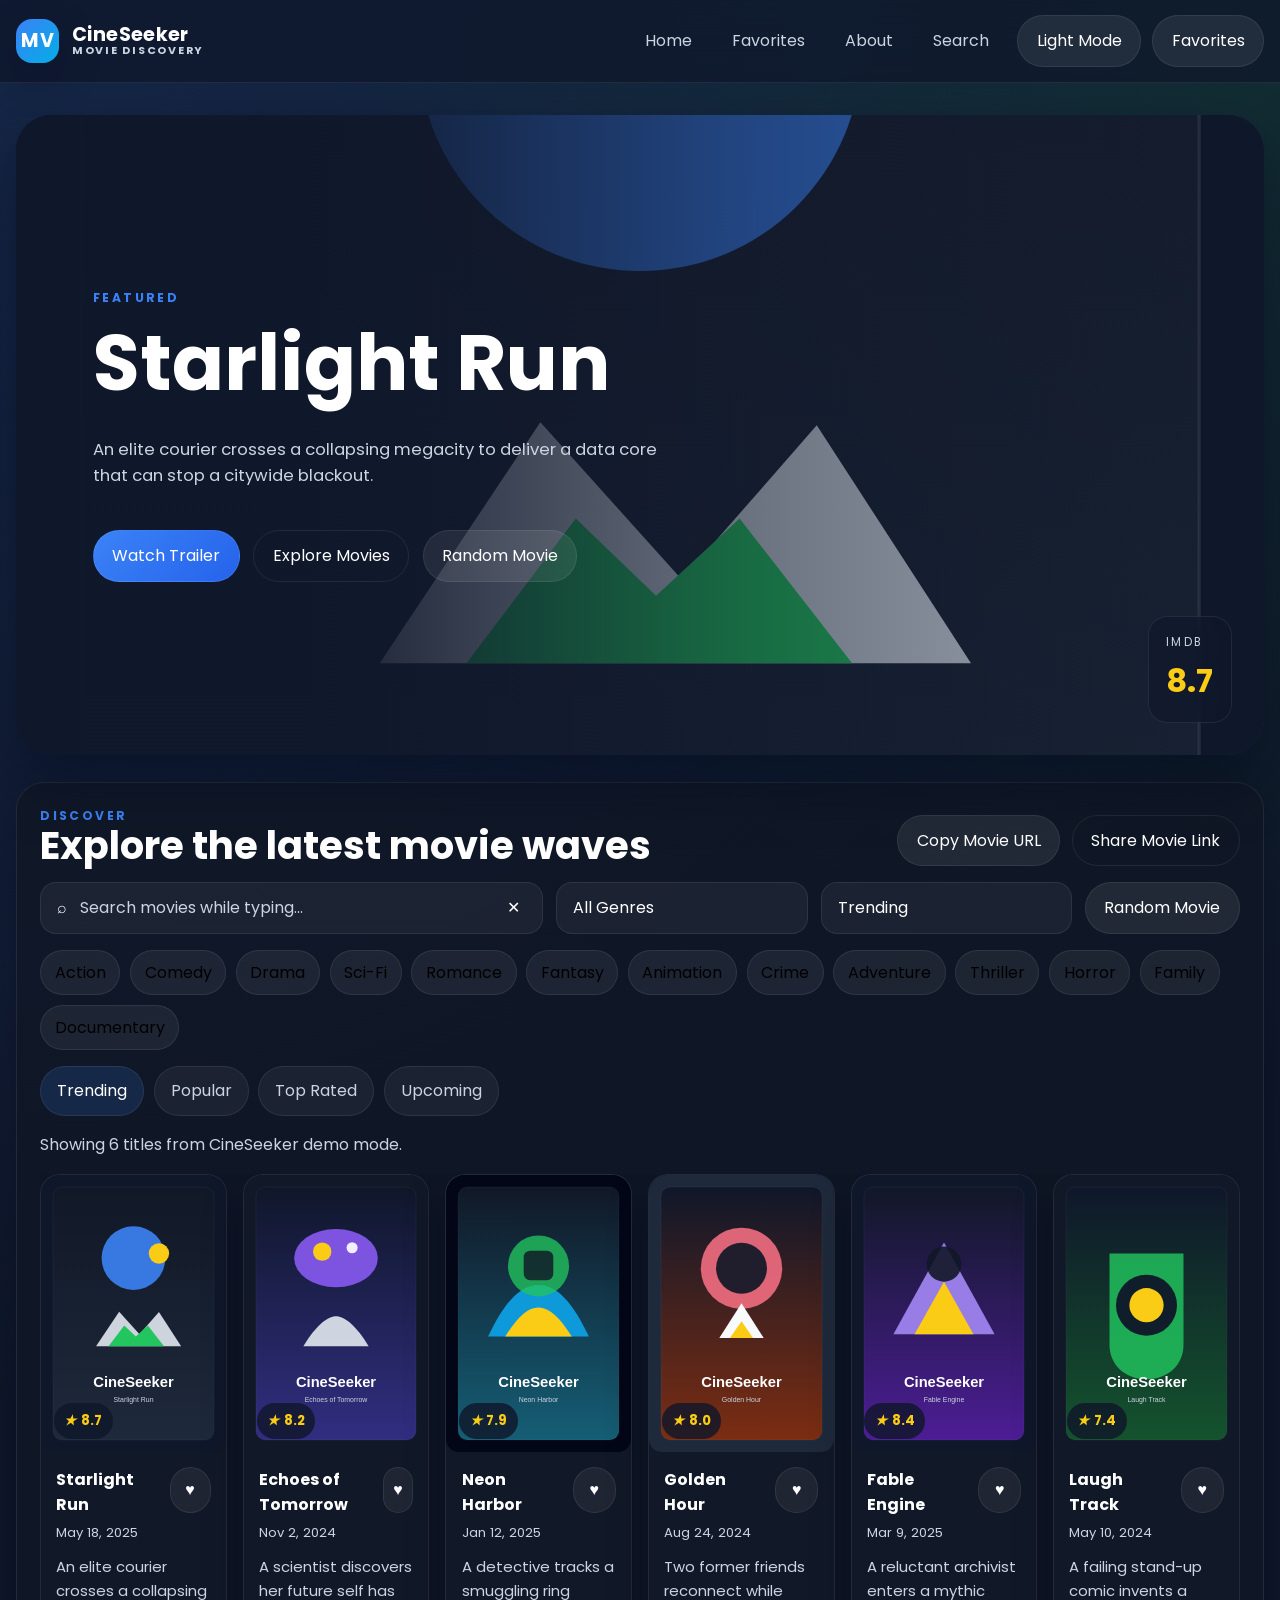
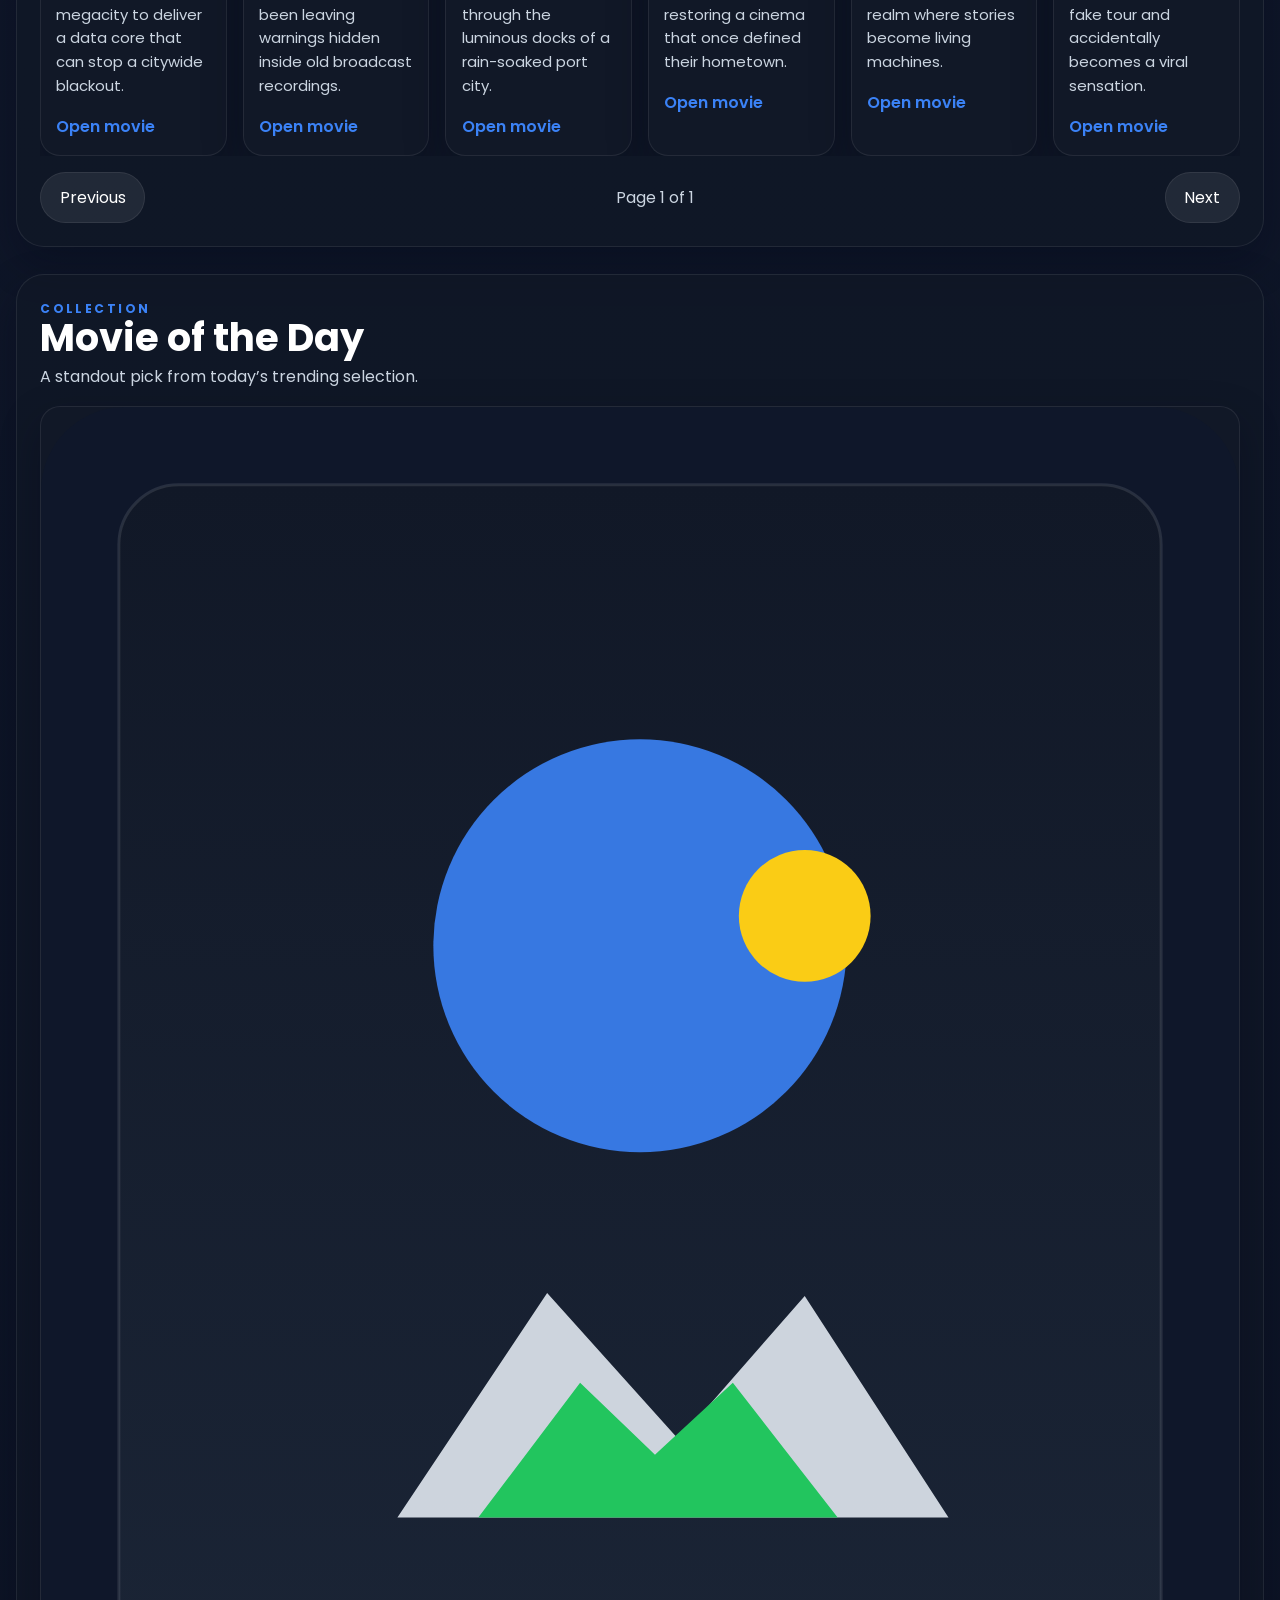
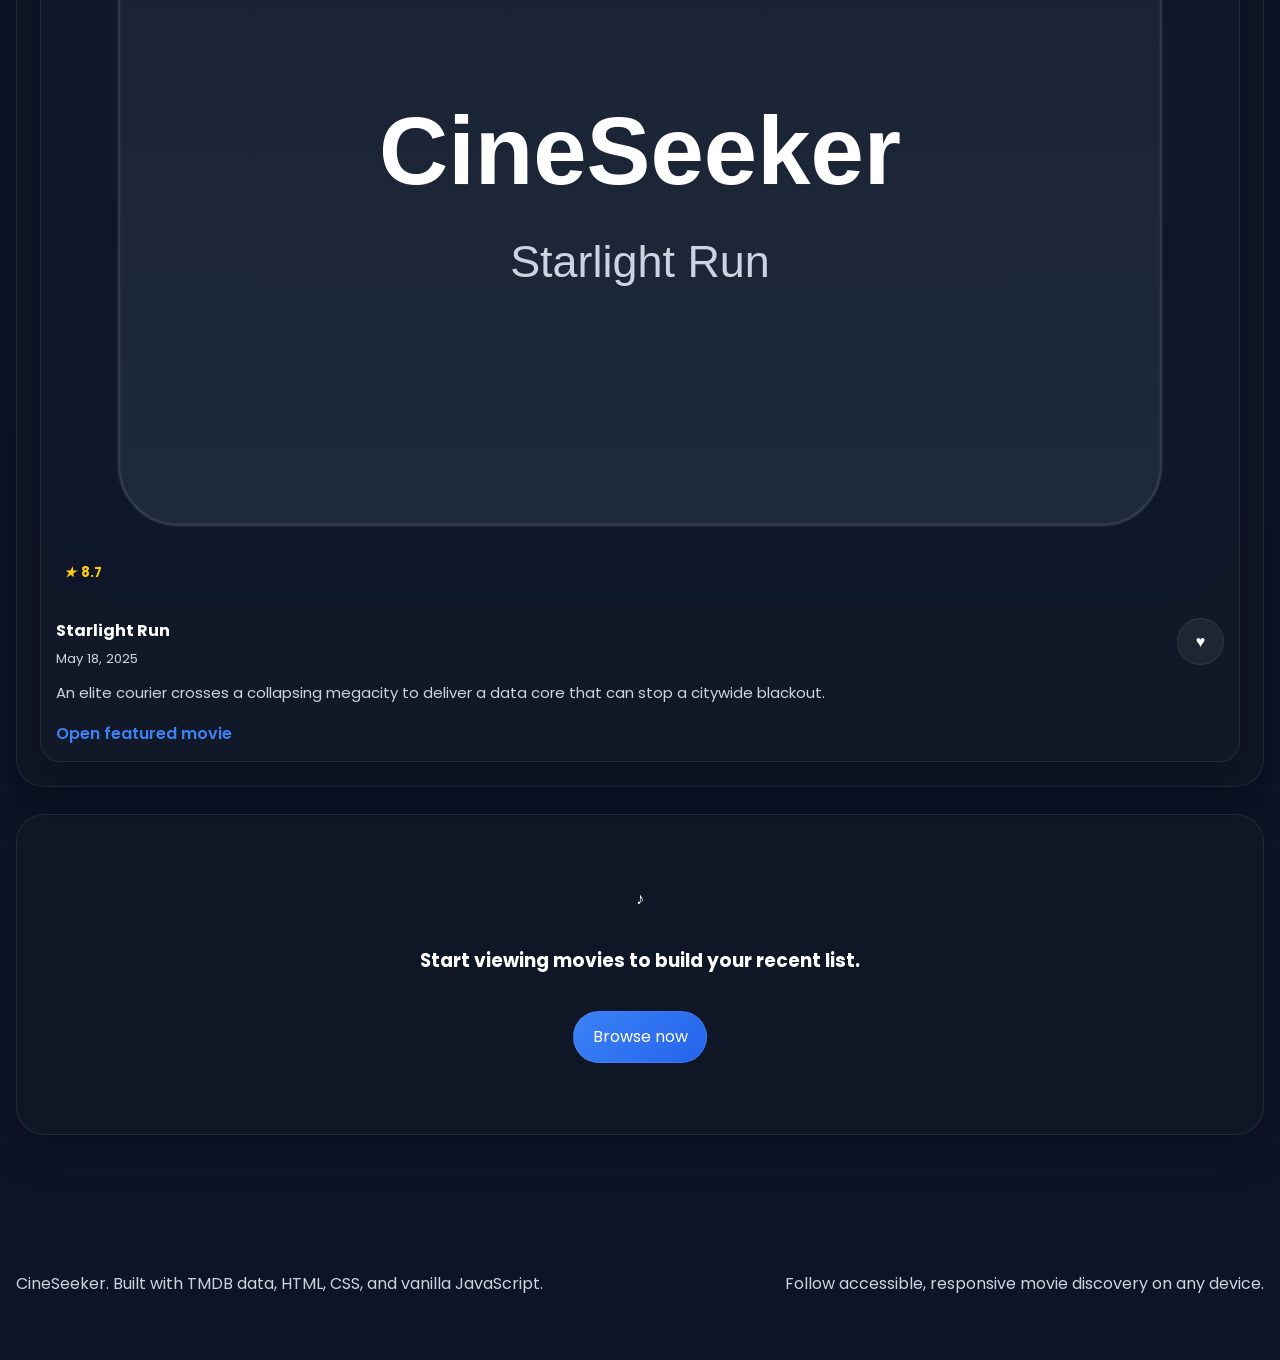
<file: index.html>
<!doctype html>
<html lang="en">
  <head>
    <meta charset="UTF-8" />
    <meta name="viewport" content="width=device-width, initial-scale=1.0" />
    <meta name="description" content="CineSeeker is a modern movie recommendation website powered by TMDB." />
    <title>CineSeeker | Discover Movies</title>
    <link rel="icon" href="assets/images/poster-fallback.svg" type="image/svg+xml" />
    <link rel="stylesheet" href="css/style.css" />
    <link rel="stylesheet" href="css/responsive.css" />
    <script type="module" src="js/main.js" defer></script>
  </head>
  <body data-page="home">
    <a class="skip-link" href="#main-content">Skip to content</a>
    <header class="site-header" data-site-header></header>
    <main id="main-content" class="main-content">
      <section class="hero" id="hero" aria-label="Featured movie"></section>
      <section class="panel" aria-labelledby="discover-heading" id="discover">
        <div class="section-heading">
          <div>
            <p class="eyebrow">Discover</p>
            <h2 id="discover-heading">Explore the latest movie waves</h2>
          </div>
          <div class="inline-actions">
            <button class="button button--secondary" type="button" data-copy-home-url>Copy Movie URL</button>
            <button class="button button--ghost" type="button" data-share-home>Share Movie Link</button>
          </div>
        </div>
        <div class="controls-bar" data-search-controls>
          <label class="search-box" aria-label="Search movies">
            <span>⌕</span>
            <input type="search" placeholder="Search movies while typing..." data-search-input />
            <button type="button" data-clear-search aria-label="Clear search">✕</button>
          </label>
          <label class="select-box" aria-label="Filter by genre">
            <select data-genre-filter></select>
          </label>
          <label class="select-box" aria-label="Sort movies">
            <select data-sort-filter></select>
          </label>
          <button class="button button--secondary" type="button" data-random-movie>Random Movie</button>
        </div>
        <div class="genre-filter-row" data-genre-chips></div>
        <div class="tab-row" data-home-tabs>
          <button class="tab-chip is-active" type="button" data-home-feed="trending">Trending</button>
          <button class="tab-chip" type="button" data-home-feed="popular">Popular</button>
          <button class="tab-chip" type="button" data-home-feed="top_rated">Top Rated</button>
          <button class="tab-chip" type="button" data-home-feed="upcoming">Upcoming</button>
        </div>
        <div id="home-feed-status"></div>
        <div class="movie-row" id="home-feed"></div>
        <div class="pagination" id="home-feed-pagination"></div>
      </section>
      <section id="movie-of-the-day" class="panel" aria-labelledby="movie-day-heading"></section>
      <section id="recently-viewed" class="panel" aria-labelledby="recent-heading"></section>
    </main>
    <footer class="footer">
      <div class="page-shell footer__inner">
        <p>CineSeeker. Built with TMDB data, HTML, CSS, and vanilla JavaScript.</p>
        <p>Follow accessible, responsive movie discovery on any device.</p>
      </div>
    </footer>
    <button class="button scroll-top" type="button" data-scroll-top aria-label="Back to top">↑ Top</button>
  </body>
</html>
</file>
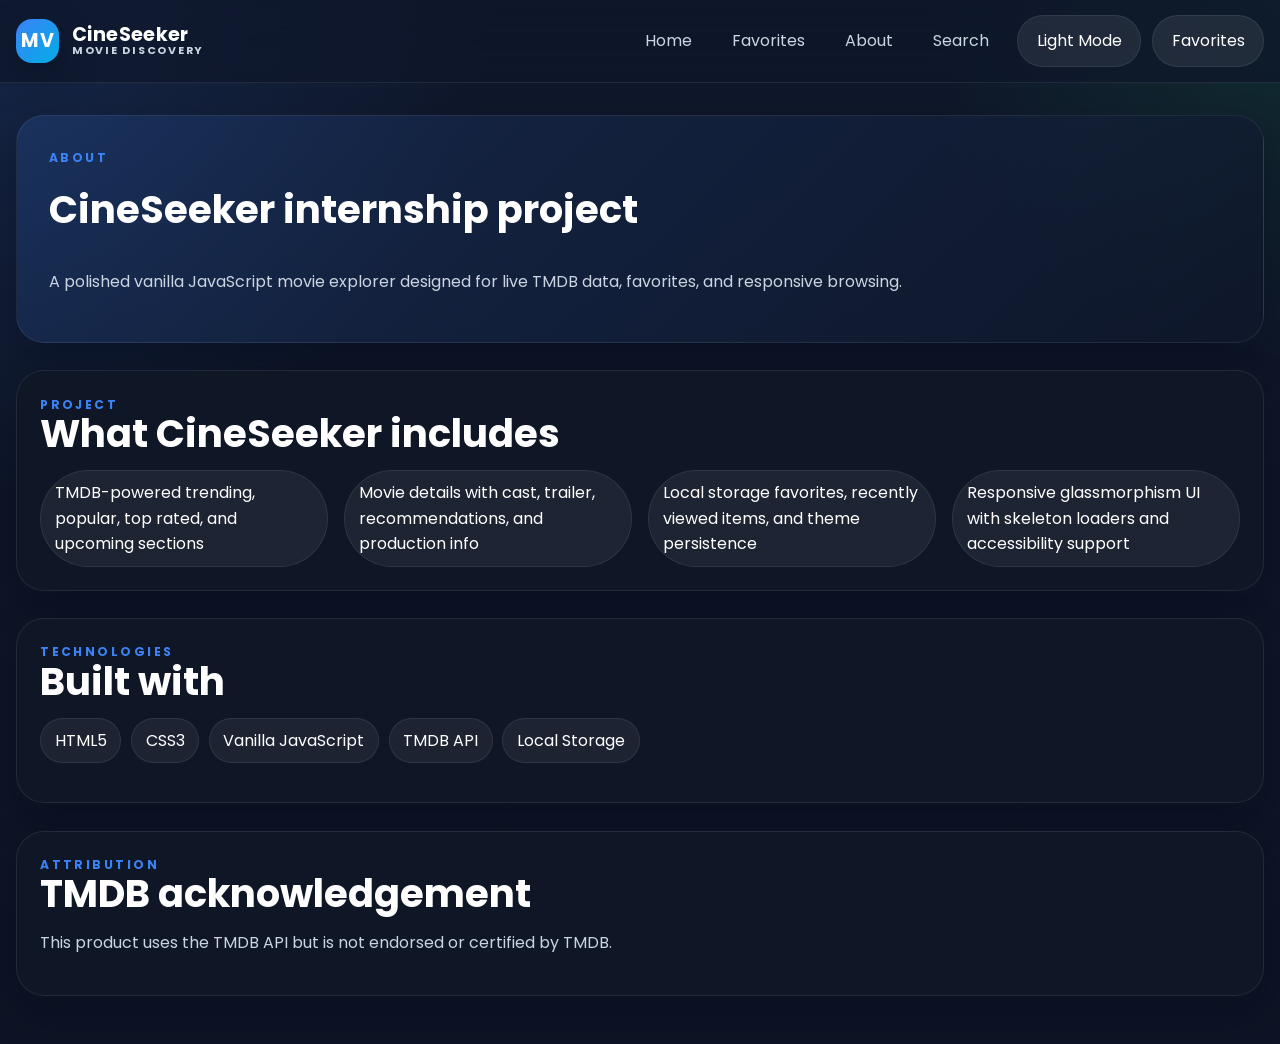
<file: about.html>
<!doctype html>
<html lang="en">
  <head>
    <meta charset="UTF-8" />
    <meta name="viewport" content="width=device-width, initial-scale=1.0" />
    <meta name="description" content="About CineSeeker and its features." />
    <title>CineSeeker | About</title>
    <link rel="stylesheet" href="css/style.css" />
    <link rel="stylesheet" href="css/responsive.css" />
    <script type="module" src="js/main.js" defer></script>
  </head>
  <body data-page="about">
    <a class="skip-link" href="#main-content">Skip to content</a>
    <header class="site-header" data-site-header></header>
    <main id="main-content" class="main-content">
      <section class="page-hero">
        <p class="eyebrow">About</p>
        <h1 class="page-title">CineSeeker internship project</h1>
        <p class="muted-text">A polished vanilla JavaScript movie explorer designed for live TMDB data, favorites, and responsive browsing.</p>
      </section>
      <section class="panel">
        <div class="section-heading">
          <div>
            <p class="eyebrow">Project</p>
            <h2>What CineSeeker includes</h2>
          </div>
        </div>
        <div class="movie-grid">
          <article class="detail-chip">TMDB-powered trending, popular, top rated, and upcoming sections</article>
          <article class="detail-chip">Movie details with cast, trailer, recommendations, and production info</article>
          <article class="detail-chip">Local storage favorites, recently viewed items, and theme persistence</article>
          <article class="detail-chip">Responsive glassmorphism UI with skeleton loaders and accessibility support</article>
        </div>
      </section>
      <section class="panel">
        <div class="section-heading">
          <div>
            <p class="eyebrow">Technologies</p>
            <h2>Built with</h2>
          </div>
        </div>
        <div class="genre-filter-row">
          <span class="genre-chip">HTML5</span>
          <span class="genre-chip">CSS3</span>
          <span class="genre-chip">Vanilla JavaScript</span>
          <span class="genre-chip">TMDB API</span>
          <span class="genre-chip">Local Storage</span>
        </div>
      </section>
      <section class="panel">
        <div class="section-heading">
          <div>
            <p class="eyebrow">Attribution</p>
            <h2>TMDB acknowledgement</h2>
          </div>
        </div>
        <p class="muted-text">This product uses the TMDB API but is not endorsed or certified by TMDB.</p>
      </section>
    </main>
    <button class="button scroll-top" type="button" data-scroll-top aria-label="Back to top">↑ Top</button>
  </body>
</html>
</file>
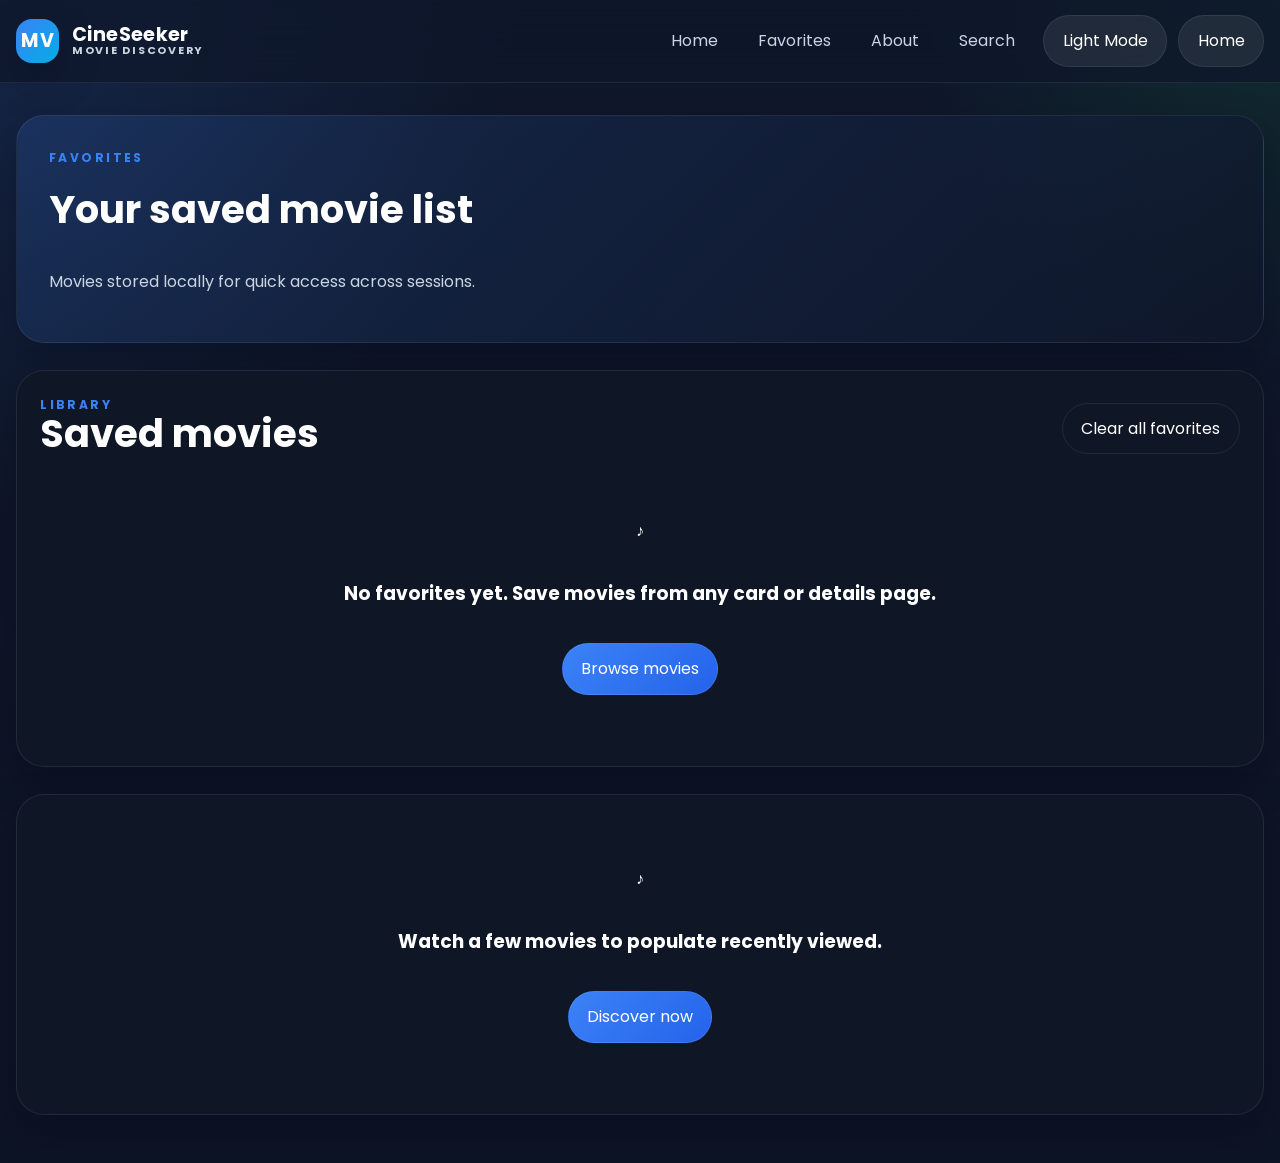
<file: favorites.html>
<!doctype html>
<html lang="en">
  <head>
    <meta charset="UTF-8" />
    <meta name="viewport" content="width=device-width, initial-scale=1.0" />
    <meta name="description" content="Your CineSeeker favorites collection." />
    <title>CineSeeker | Favorites</title>
    <link rel="stylesheet" href="css/style.css" />
    <link rel="stylesheet" href="css/responsive.css" />
    <script type="module" src="js/favorites.js" defer></script>
  </head>
  <body data-page="favorites">
    <a class="skip-link" href="#main-content">Skip to content</a>
    <header class="site-header" data-site-header></header>
    <main id="main-content" class="main-content">
      <section class="page-hero">
        <p class="eyebrow">Favorites</p>
        <h1 class="page-title">Your saved movie list</h1>
        <p class="muted-text">Movies stored locally for quick access across sessions.</p>
      </section>
      <section class="panel">
        <div class="section-heading">
          <div>
            <p class="eyebrow">Library</p>
            <h2>Saved movies</h2>
          </div>
          <button class="button button--ghost" type="button" data-clear-favorites>Clear all favorites</button>
        </div>
        <div id="favorites-status"></div>
        <div class="movie-grid" id="favorites-grid"></div>
      </section>
      <section class="panel" id="recently-viewed"></section>
    </main>
    <button class="button scroll-top" type="button" data-scroll-top aria-label="Back to top">↑ Top</button>
  </body>
</html>
</file>
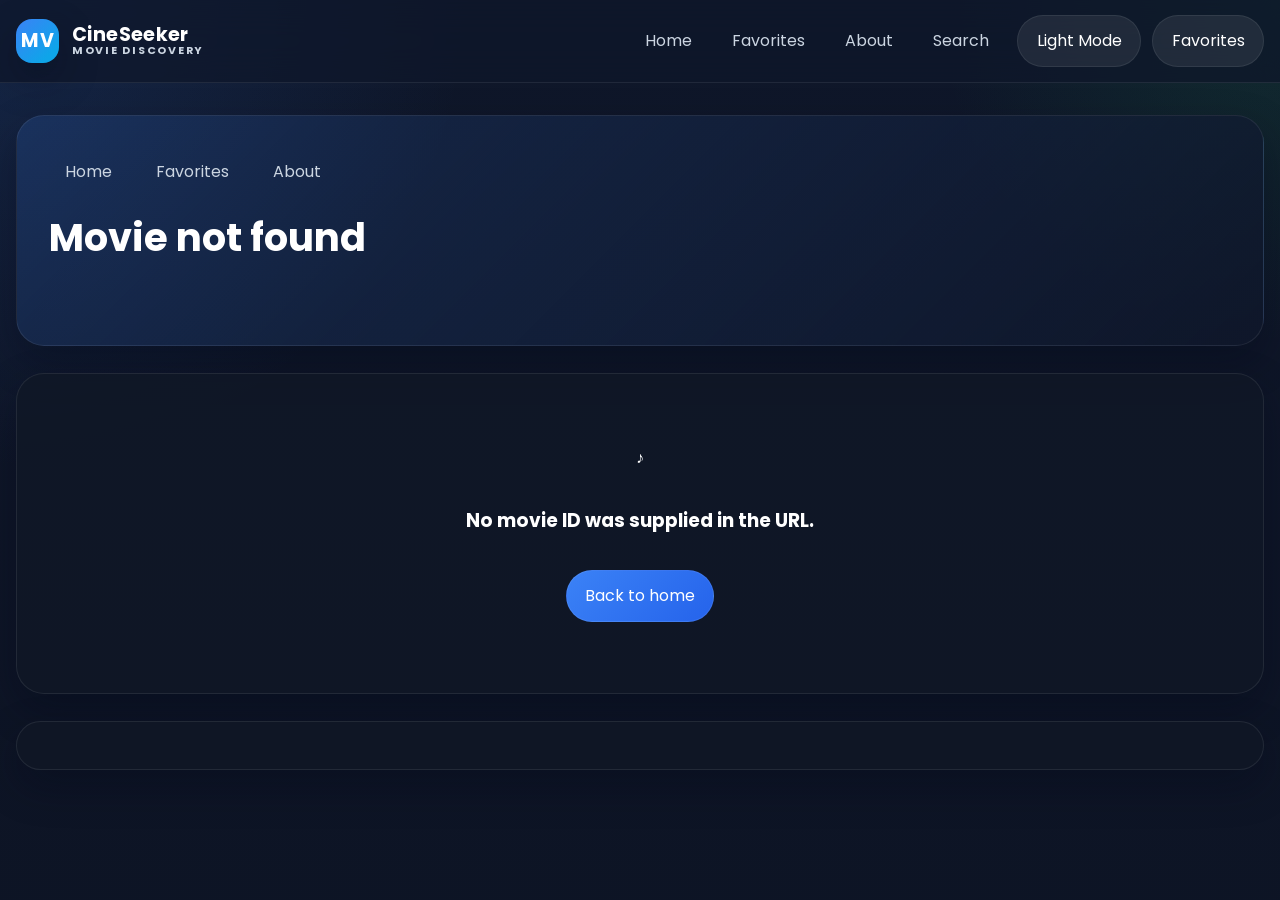
<file: movie.html>
<!doctype html>
<html lang="en">
  <head>
    <meta charset="UTF-8" />
    <meta name="viewport" content="width=device-width, initial-scale=1.0" />
    <meta name="description" content="CineSeeker movie details page." />
    <title>CineSeeker | Movie Details</title>
    <link rel="stylesheet" href="css/style.css" />
    <link rel="stylesheet" href="css/responsive.css" />
    <script type="module" src="js/movie.js" defer></script>
  </head>
  <body data-page="movie">
    <a class="skip-link" href="#main-content">Skip to content</a>
    <header class="site-header" data-site-header></header>
    <main id="main-content" class="main-content">
      <section class="page-hero">
        <div class="page-hero__meta">
          <a class="nav-link" href="index.html">Home</a>
          <a class="nav-link" href="favorites.html">Favorites</a>
          <a class="nav-link" href="about.html">About</a>
        </div>
        <h1 class="page-title" id="movie-title">Loading movie...</h1>
        <p class="muted-text" id="movie-tagline"></p>
      </section>
      <section class="panel movie-details-section" id="movie-details"></section>
      <section class="panel" id="recommendations"></section>
    </main>
    <button class="button scroll-top" type="button" data-scroll-top aria-label="Back to top">↑ Top</button>
  </body>
</html>
</file>
<file: css/style.css>
@import url("./variables.css");
@import url("https://fonts.googleapis.com/css2?family=Poppins:wght@300;400;500;600;700&display=swap");

* {
  box-sizing: border-box;
}

html {
  scroll-behavior: smooth;
}

body {
  margin: 0;
  font-family: var(--font-family);
  background:
    radial-gradient(circle at top left, rgba(59, 130, 246, 0.15), transparent 30%),
    radial-gradient(circle at top right, rgba(34, 197, 94, 0.12), transparent 22%),
    linear-gradient(180deg, var(--bg-primary) 0%, color-mix(in srgb, var(--bg-primary) 88%, #000 12%) 100%);
  color: var(--text-primary);
  min-height: 100vh;
  line-height: 1.6;
  overflow-x: hidden;
}

body.is-menu-open {
  overflow: hidden;
}

img {
  max-width: 100%;
  display: block;
}

a {
  color: inherit;
  text-decoration: none;
}

button,
input,
select,
textarea {
  font: inherit;
}

button {
  cursor: pointer;
}

:focus-visible {
  outline: 3px solid rgba(59, 130, 246, 0.8);
  outline-offset: 3px;
}

.skip-link {
  position: absolute;
  left: 1rem;
  top: -120%;
  z-index: 1000;
  padding: 0.75rem 1rem;
  background: var(--accent);
  color: #fff;
  border-radius: 999px;
  transition: top var(--transition-base);
}

.skip-link:focus {
  top: 1rem;
}

.page-shell {
  width: min(100% - 2rem, var(--container-width));
  margin: 0 auto;
}

.site-header {
  position: sticky;
  top: 0;
  z-index: 40;
  backdrop-filter: blur(22px);
  background: var(--glass-bg);
  border-bottom: 1px solid var(--glass-border);
}

.site-header__inner {
  width: min(100% - 2rem, var(--container-width));
  margin: 0 auto;
  min-height: var(--header-height);
  display: flex;
  align-items: center;
  gap: 1rem;
}

.brand {
  display: inline-flex;
  align-items: center;
  gap: 0.8rem;
  font-size: 1.2rem;
  font-weight: 700;
  letter-spacing: 0.02em;
}

.brand__mark {
  width: 2.7rem;
  height: 2.7rem;
  display: grid;
  place-items: center;
  border-radius: 1rem;
  background: linear-gradient(135deg, var(--accent), #0ea5e9 80%);
  box-shadow: var(--shadow-md);
}

.brand__name {
  display: flex;
  flex-direction: column;
  line-height: 1.05;
}

.brand__name small {
  font-size: 0.68rem;
  color: var(--text-secondary);
  letter-spacing: 0.16em;
  text-transform: uppercase;
}

.nav-shell {
  flex: 1;
  display: flex;
  align-items: center;
  justify-content: flex-end;
  gap: 0.75rem;
}

.nav-toggle {
  display: none;
  width: 3rem;
  height: 3rem;
  border-radius: 999px;
  border: 1px solid var(--glass-border);
  background: rgba(255, 255, 255, 0.06);
  color: var(--text-primary);
}

.nav-links {
  display: flex;
  align-items: center;
  gap: 0.5rem;
}

.nav-link,
.icon-button,
.button {
  border: 0;
  border-radius: 999px;
  transition: transform var(--transition-fast), background var(--transition-fast), color var(--transition-fast), box-shadow var(--transition-fast);
}

.nav-link {
  padding: 0.7rem 1rem;
  color: var(--text-secondary);
}

.nav-link:hover,
.nav-link:focus-visible,
.nav-link.is-active {
  color: var(--text-primary);
  background: rgba(59, 130, 246, 0.12);
}

.nav-actions {
  display: flex;
  align-items: center;
  gap: 0.7rem;
}

.button,
.icon-button {
  display: inline-flex;
  align-items: center;
  justify-content: center;
  min-height: 2.9rem;
  padding: 0.75rem 1.15rem;
  color: var(--text-primary);
  background: rgba(255, 255, 255, 0.06);
  border: 1px solid var(--glass-border);
}

.button:hover,
.icon-button:hover {
  transform: translateY(-2px) scale(1.01);
  box-shadow: var(--shadow-md);
}

.button--primary {
  background: linear-gradient(135deg, var(--accent), var(--accent-hover));
}

.button--secondary {
  background: rgba(255, 255, 255, 0.08);
}

.button--ghost {
  background: transparent;
}

.icon-button {
  width: 2.9rem;
  padding: 0;
}

.hero {
  position: relative;
  margin: 1.25rem auto 0;
  min-height: 640px;
  border-radius: calc(var(--radius-xl) + 8px);
  overflow: hidden;
  background: linear-gradient(135deg, #020617, #0f172a 45%, #1e293b);
  box-shadow: var(--shadow-lg);
}

.hero__backdrop {
  position: absolute;
  inset: 0;
  background-size: cover;
  background-position: center;
  transform: scale(1.03);
}

.hero__content {
  position: relative;
  z-index: 1;
  width: min(100% - 2rem, 720px);
  padding: clamp(2rem, 6vw, 5rem);
  min-height: 640px;
  display: flex;
  flex-direction: column;
  justify-content: center;
  gap: 1rem;
}

.hero__content h1,
.section-heading h2,
.page-title {
  margin: 0;
  line-height: 1.05;
}

.hero__content h1 {
  font-size: clamp(2.5rem, 6vw, 5.75rem);
}

.hero__overview {
  max-width: 42rem;
  color: var(--text-secondary);
  font-size: 1.04rem;
}

.hero__actions {
  display: flex;
  flex-wrap: wrap;
  gap: 0.85rem;
  margin-top: 0.5rem;
}

.hero__badge {
  position: absolute;
  right: 2rem;
  bottom: 2rem;
  z-index: 1;
  display: inline-flex;
  flex-direction: column;
  align-items: flex-start;
  gap: 0.2rem;
  padding: 1rem 1.1rem;
  border-radius: 1.2rem;
  background: rgba(15, 23, 42, 0.6);
  border: 1px solid var(--glass-border);
  backdrop-filter: blur(18px);
}

.hero__badge span {
  color: var(--text-secondary);
  text-transform: uppercase;
  font-size: 0.72rem;
  letter-spacing: 0.18em;
}

.hero__badge strong {
  color: var(--rating);
  font-size: 2rem;
}

.eyebrow {
  margin: 0;
  color: var(--accent);
  letter-spacing: 0.2em;
  text-transform: uppercase;
  font-size: 0.76rem;
  font-weight: 700;
}

.main-content {
  width: min(100% - 2rem, var(--container-width));
  margin: 2rem auto 0;
  padding-bottom: 3rem;
}

.panel {
  margin-top: 1.7rem;
  padding: 1.45rem;
  background: rgba(17, 24, 39, 0.82);
  border: 1px solid var(--glass-border);
  border-radius: var(--radius-xl);
  box-shadow: var(--shadow-md);
}

.section-heading {
  display: flex;
  align-items: end;
  justify-content: space-between;
  gap: 1rem;
  margin-bottom: 1rem;
}

.section-heading__subtitle {
  margin: 0.35rem 0 0;
  color: var(--text-secondary);
  max-width: 58rem;
}

.section-heading h2,
.page-title {
  font-size: clamp(1.65rem, 3vw, 2.4rem);
}

.controls-bar {
  display: grid;
  grid-template-columns: 1.8fr repeat(2, minmax(0, 0.9fr)) auto;
  gap: 0.8rem;
  margin-bottom: 1rem;
}

.search-box,
.select-box {
  display: flex;
  align-items: center;
  gap: 0.7rem;
  min-height: 3.25rem;
  padding: 0 1rem;
  border-radius: 1rem;
  border: 1px solid var(--glass-border);
  background: rgba(255, 255, 255, 0.05);
}

.search-box input {
  flex: 1;
  border: 0;
  background: transparent;
  color: var(--text-primary);
  outline: none;
}

.search-box input::placeholder {
  color: var(--text-secondary);
}

.search-box button,
.select-box select {
  border: 0;
  background: transparent;
  color: var(--text-primary);
}

.select-box select {
  width: 100%;
  appearance: none;
  outline: none;
}

.movie-row,
.movie-grid {
  display: grid;
  grid-template-columns: repeat(auto-fit, minmax(178px, 1fr));
  gap: 1rem;
}

.movie-row {
  overflow: hidden;
}

.movie-row--compact {
  grid-template-columns: repeat(auto-fit, minmax(150px, 1fr));
}

.movie-card {
  position: relative;
  background: var(--bg-card);
  border-radius: var(--radius-lg);
  overflow: hidden;
  border: 1px solid var(--glass-border);
  box-shadow: var(--shadow-md);
  transform-origin: center;
  transition: transform var(--transition-base), box-shadow var(--transition-base), border-color var(--transition-base);
}

.movie-card:hover,
.movie-card:focus-within {
  transform: translateY(-6px) scale(1.01);
  border-color: rgba(59, 130, 246, 0.45);
  box-shadow: var(--shadow-lg);
}

.movie-card__poster-link {
  position: relative;
  display: block;
  aspect-ratio: 2 / 3;
  overflow: hidden;
}

.movie-card__poster {
  width: 100%;
  height: 100%;
  object-fit: cover;
  transition: transform 500ms ease;
}

.movie-card:hover .movie-card__poster {
  transform: scale(1.06);
}

.movie-card__rating {
  position: absolute;
  left: 0.8rem;
  bottom: 0.8rem;
  display: inline-flex;
  align-items: center;
  gap: 0.3rem;
  padding: 0.45rem 0.65rem;
  border-radius: 999px;
  background: rgba(15, 23, 42, 0.82);
  color: var(--rating);
  font-size: 0.84rem;
  font-weight: 700;
}

.movie-card__body {
  padding: 0.95rem;
}

.movie-card__headline {
  display: flex;
  align-items: flex-start;
  justify-content: space-between;
  gap: 0.8rem;
}

.movie-card__title {
  margin: 0;
  font-size: 1rem;
}

.movie-card__meta,
.movie-card__overview,
.movie-card__footnote,
.muted-text {
  color: var(--text-secondary);
}

.movie-card__meta {
  margin: 0.25rem 0 0;
  font-size: 0.82rem;
}

.movie-card__overview {
  margin: 0.75rem 0 1rem;
  font-size: 0.93rem;
}

.movie-card__cta {
  display: inline-flex;
  color: var(--accent);
  font-weight: 600;
}

.movie-card__favorite.is-active {
  color: var(--error);
  background: rgba(239, 68, 68, 0.12);
}

.movie-card--compact .movie-card__body {
  padding: 0.85rem;
}

.movie-card--compact .movie-card__overview,
.movie-card--compact .movie-card__cta {
  display: none;
}

.movie-card--skeleton {
  overflow: hidden;
}

.skeleton {
  position: relative;
  background: linear-gradient(90deg, rgba(255, 255, 255, 0.04), rgba(255, 255, 255, 0.12), rgba(255, 255, 255, 0.04));
  background-size: 240% 100%;
  animation: shimmer 1.4s infinite;
}

.skeleton--poster {
  aspect-ratio: 2 / 3;
}

.skeleton--line {
  height: 1rem;
  border-radius: 999px;
  margin-bottom: 0.6rem;
}

.skeleton--short {
  width: 60%;
}

.skeleton--tall {
  height: 3.2rem;
}

.loading-state,
.empty-state {
  display: grid;
  place-items: center;
  gap: 1rem;
  padding: 3rem 1.5rem;
  text-align: center;
}

.spinner {
  width: 3rem;
  height: 3rem;
  border: 4px solid rgba(255, 255, 255, 0.12);
  border-top-color: var(--accent);
  border-radius: 50%;
  animation: spin 900ms linear infinite;
}

.page-hero {
  display: grid;
  gap: 1.4rem;
  padding: 2rem;
  border-radius: var(--radius-xl);
  background: linear-gradient(135deg, rgba(59, 130, 246, 0.16), rgba(15, 23, 42, 0.86));
  border: 1px solid var(--glass-border);
  box-shadow: var(--shadow-md);
}

.page-hero__meta {
  display: flex;
  flex-wrap: wrap;
  gap: 0.75rem;
  color: var(--text-secondary);
}

.movie-details {
  display: grid;
  grid-template-columns: minmax(240px, 420px) minmax(0, 1fr);
  gap: 1.5rem;
}

.movie-details__poster,
.movie-details__backdrop {
  border-radius: var(--radius-xl);
  overflow: hidden;
  border: 1px solid var(--glass-border);
  box-shadow: var(--shadow-md);
}

.movie-details__poster img,
.movie-details__backdrop img {
  width: 100%;
  height: 100%;
  object-fit: cover;
}

.movie-details__poster {
  aspect-ratio: 2 / 3;
}

.movie-details__backdrop {
  aspect-ratio: 16 / 9;
  margin-bottom: 1rem;
}

.movie-details__panel {
  display: grid;
  gap: 1rem;
}

.detail-grid {
  display: grid;
  grid-template-columns: repeat(auto-fit, minmax(160px, 1fr));
  gap: 0.8rem;
}

.detail-chip,
.genre-chip,
.badge {
  display: inline-flex;
  align-items: center;
  gap: 0.4rem;
  padding: 0.55rem 0.85rem;
  border-radius: 999px;
  background: rgba(255, 255, 255, 0.06);
  border: 1px solid var(--glass-border);
}

.genre-filter-row,
.tab-row {
  display: flex;
  flex-wrap: wrap;
  gap: 0.6rem;
  margin-bottom: 1rem;
}

.genre-chip.is-active,
.tab-chip.is-active {
  background: rgba(59, 130, 246, 0.16);
  color: var(--text-primary);
}

.tab-chip {
  padding: 0.7rem 1rem;
  border-radius: 999px;
  border: 1px solid var(--glass-border);
  background: rgba(255, 255, 255, 0.05);
  color: var(--text-secondary);
}

.pagination,
.movie-detail-actions,
.inline-actions {
  display: flex;
  flex-wrap: wrap;
  gap: 0.75rem;
  align-items: center;
}

.pagination {
  justify-content: space-between;
  margin-top: 1rem;
}

.footer {
  margin-top: 2.5rem;
  padding: 2rem 0 3rem;
  color: var(--text-secondary);
}

.footer__inner {
  display: flex;
  flex-wrap: wrap;
  justify-content: space-between;
  gap: 1rem;
  align-items: center;
}

.modal,
.toast,
.scroll-top {
  position: fixed;
  z-index: 80;
}

.modal {
  inset: 0;
  display: grid;
  place-items: center;
  padding: 1rem;
  background: rgba(2, 6, 23, 0.72);
}

.modal__content {
  width: min(100%, 920px);
  border-radius: var(--radius-xl);
  overflow: hidden;
  background: var(--bg-card);
  border: 1px solid var(--glass-border);
  box-shadow: var(--shadow-lg);
}

.modal__header {
  display: flex;
  justify-content: space-between;
  align-items: center;
  gap: 1rem;
  padding: 1rem 1.2rem;
  border-bottom: 1px solid var(--glass-border);
}

.modal__body {
  aspect-ratio: 16 / 9;
  background: #020617;
}

.modal__body iframe {
  width: 100%;
  height: 100%;
  border: 0;
}

.toast {
  right: 1rem;
  bottom: 1rem;
  padding: 0.9rem 1rem;
  border-radius: 1rem;
  transform: translateY(120%);
  opacity: 0;
  transition: transform var(--transition-base), opacity var(--transition-base);
  background: rgba(15, 23, 42, 0.95);
  border: 1px solid var(--glass-border);
  box-shadow: var(--shadow-md);
}

.toast.is-visible {
  transform: translateY(0);
  opacity: 1;
}

.scroll-top {
  right: 1rem;
  bottom: 5rem;
  opacity: 0;
  pointer-events: none;
  transition: opacity var(--transition-base), transform var(--transition-base);
}

.scroll-top.is-visible {
  opacity: 1;
  pointer-events: auto;
  transform: translateY(0);
}

.reveal {
  opacity: 0;
  transform: translateY(18px);
  transition: opacity 650ms ease, transform 650ms ease;
}

.reveal.is-visible {
  opacity: 1;
  transform: translateY(0);
}

@keyframes shimmer {
  0% {
    background-position: 200% 0;
  }
  100% {
    background-position: -200% 0;
  }
}

@keyframes spin {
  to {
    transform: rotate(360deg);
  }
}

@media (max-width: 1024px) {
  .controls-bar {
    grid-template-columns: repeat(2, minmax(0, 1fr));
  }

  .movie-details {
    grid-template-columns: 1fr;
  }
}

@media (max-width: 820px) {
  .site-header__inner {
    flex-wrap: wrap;
    padding: 0.75rem 0;
  }

  .nav-shell {
    width: 100%;
    justify-content: space-between;
  }

  .nav-toggle {
    display: inline-flex;
  }

  .nav-links {
    position: fixed;
    top: var(--header-height);
    left: 1rem;
    right: 1rem;
    flex-direction: column;
    align-items: stretch;
    padding: 1rem;
    border-radius: 1.25rem;
    background: rgba(2, 6, 23, 0.94);
    border: 1px solid var(--glass-border);
    box-shadow: var(--shadow-lg);
    transform: translateY(-140%);
    opacity: 0;
    pointer-events: none;
    transition: transform var(--transition-base), opacity var(--transition-base);
  }

  .nav-links.is-open {
    transform: translateY(0);
    opacity: 1;
    pointer-events: auto;
  }

  .nav-link {
    padding: 0.9rem 1rem;
    justify-content: center;
  }

  .controls-bar {
    grid-template-columns: 1fr;
  }
}

@media (max-width: 640px) {
  .hero,
  .hero__content {
    min-height: 560px;
  }

  .hero__badge {
    right: 1rem;
    bottom: 1rem;
  }

  .panel,
  .page-hero {
    padding: 1rem;
  }

  .movie-row,
  .movie-grid {
    grid-template-columns: repeat(auto-fit, minmax(150px, 1fr));
  }

  .pagination {
    justify-content: center;
  }

  .scroll-top {
    bottom: 6rem;
  }
}
</file>
<file: css/responsive.css>
@media (max-width: 1024px) {
  .main-content {
    margin-top: 1.5rem;
  }

  .hero__content h1 {
    max-width: 12ch;
  }
}

@media (max-width: 820px) {
  .site-header__inner {
    gap: 0.75rem;
  }

  .brand__name small {
    letter-spacing: 0.12em;
  }

  .movie-details__panel {
    gap: 0.85rem;
  }
}

@media (max-width: 640px) {
  .footer__inner {
    align-items: flex-start;
    flex-direction: column;
  }

  .hero__actions .button {
    width: 100%;
  }

  .page-hero__meta {
    gap: 0.45rem;
  }
}
</file>
